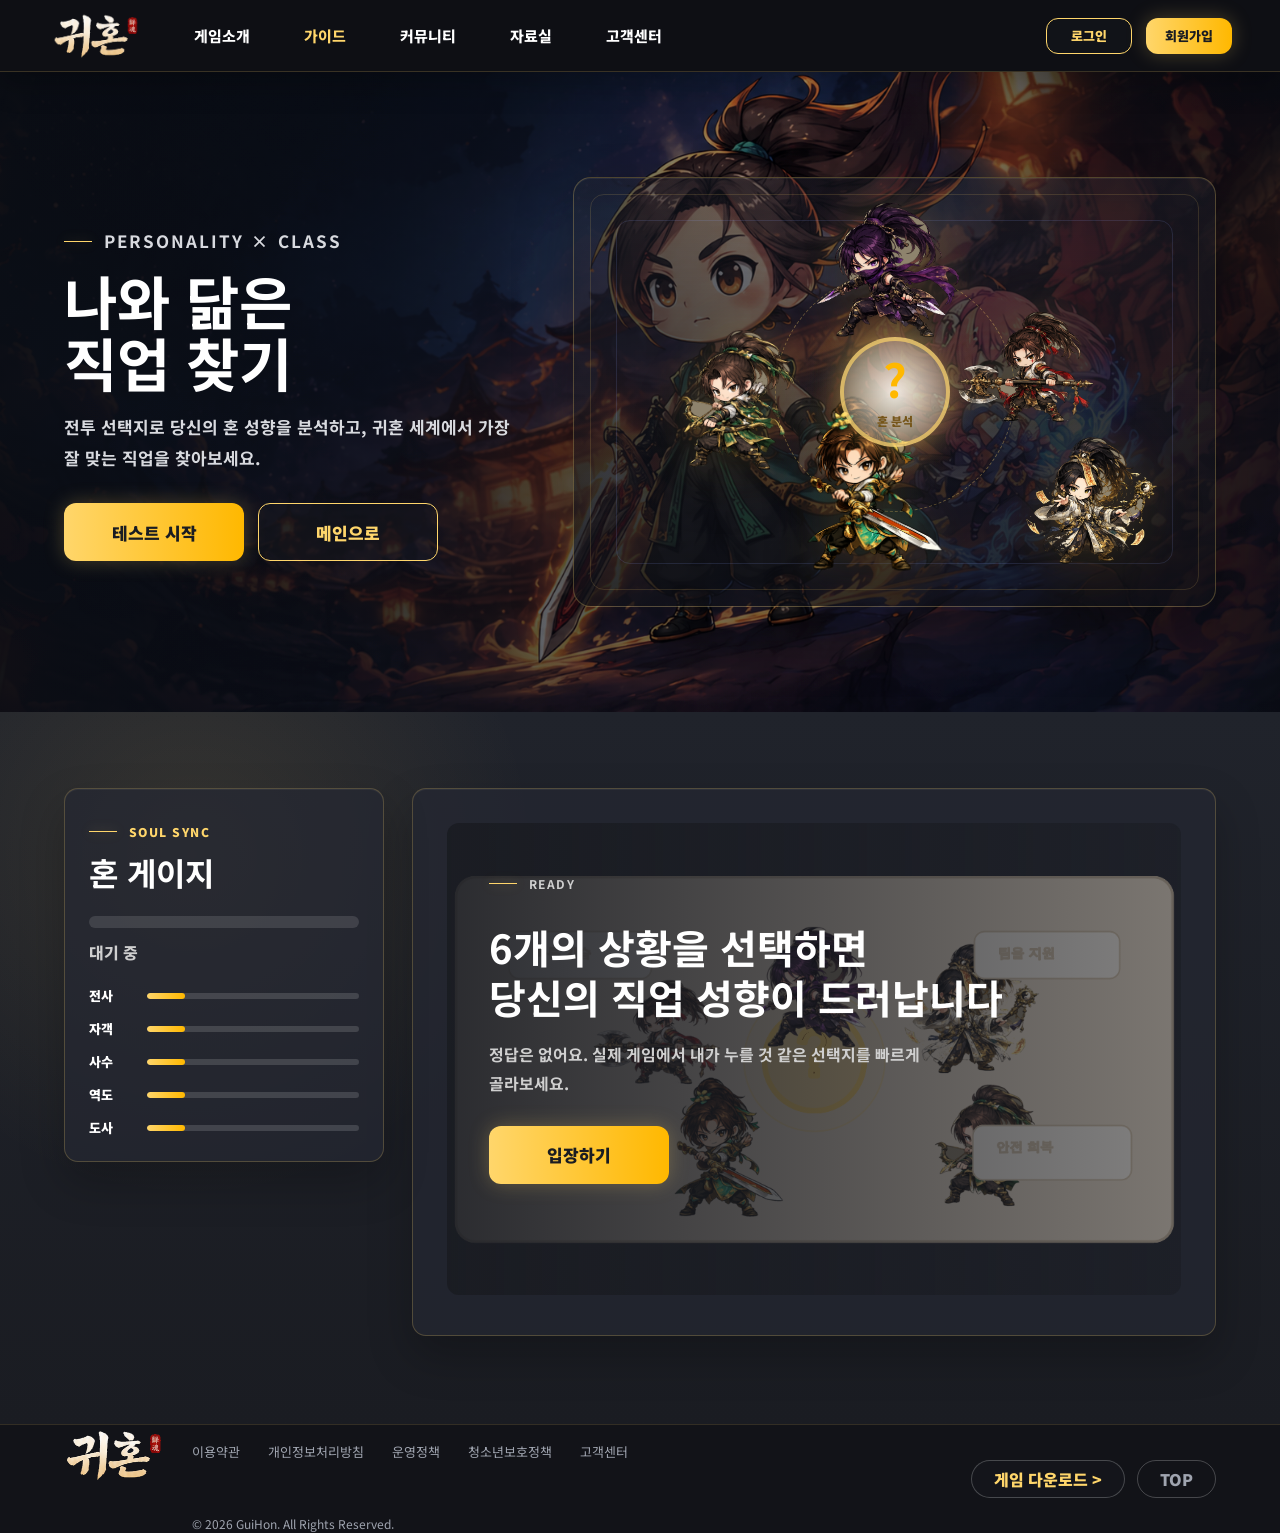
<file: test.html>
<!DOCTYPE html>
<html lang="ko">
<head>
  <meta charset="UTF-8" />
  <meta name="viewport" content="width=device-width, initial-scale=1.0" />
  <title>나와 닮은 직업 찾기 | 귀혼</title>
  <link rel="preconnect" href="https://fonts.googleapis.com" />
  <link rel="preconnect" href="https://fonts.gstatic.com" crossorigin />
  <link href="https://fonts.googleapis.com/css2?family=Noto+Sans+KR:wght@400;500;700;900&display=swap" rel="stylesheet" />
  <link rel="stylesheet" href="style.css" />
  <link rel="stylesheet" href="test.css" />
</head>
<body id="top" class="test-page">
  <header class="site-header">
    <a class="brand" href="index.html" aria-label="귀혼 홈">
      <img src="images/redesign_img/hero-title-logo.png" alt="귀혼" />
    </a>
    <nav class="main-nav" aria-label="주요 메뉴">
      <a href="game.html">게임소개</a>
      <a class="active" href="guide.html">가이드</a>
      <a href="community.html">커뮤니티</a>
      <a href="archive.html">자료실</a>
      <a href="news.html">고객센터</a>
    </nav>
    <div class="header-actions">
      <a class="button-secondary button-small" href="account.html#login">로그인</a>
      <a class="button-primary button-small" href="account.html#signup">회원가입</a>
    </div>
  </header>

  <main class="test-shell">
    <section class="test-hero" aria-labelledby="test-title">
      <div class="test-hero-bg" aria-hidden="true"></div>
      <div class="content-wrap test-hero-inner">
        <div class="test-hero-copy">
          <p class="test-eyebrow">PERSONALITY × CLASS</p>
          <h1 id="test-title">나와 닮은<br>직업 찾기</h1>
          <p>전투 선택지로 당신의 혼 성향을 분석하고, 귀혼 세계에서 가장 잘 맞는 직업을 찾아보세요.</p>
          <div class="test-hero-actions">
            <button class="button-primary button-large" type="button" data-start-test>테스트 시작</button>
            <a class="button-secondary button-large" href="index.html">메인으로</a>
          </div>
        </div>

        <div class="test-party-card" aria-label="테스트 참여 직업">
          <span class="party-orbit" aria-hidden="true"></span>
          <img class="party-character party-assassin" src="images/redesign_img/character-assassin-purple.png" alt="자객" />
          <img class="party-character party-archer" src="images/redesign_img/character-ranger-bow.png" alt="사수" />
          <img class="party-character party-warrior" src="images/redesign_img/character-warrior-sword.png" alt="전사" />
          <img class="party-character party-fighter" src="images/redesign_img/character-fighter-axe.png" alt="역도" />
          <img class="party-character party-daoist" src="images/redesign_img/character-ascetic-white.png" alt="도사" />
          <div class="party-core">
            <strong>?</strong>
            <span>혼 분석</span>
          </div>
        </div>
      </div>
    </section>

    <section class="quiz-section" aria-labelledby="quiz-title">
      <div class="content-wrap quiz-wrap">
        <aside class="quiz-status" aria-label="테스트 진행 상태">
          <div>
            <p class="test-eyebrow">SOUL SYNC</p>
            <h2>혼 게이지</h2>
          </div>
          <div class="soul-meter" aria-hidden="true">
            <span class="soul-meter-fill"></span>
          </div>
          <p class="quiz-step-text">대기 중</p>
          <div class="job-score-list" aria-label="직업 적합도">
            <div><span>전사</span><i style="--score: 20%"></i></div>
            <div><span>자객</span><i style="--score: 20%"></i></div>
            <div><span>사수</span><i style="--score: 20%"></i></div>
            <div><span>역도</span><i style="--score: 20%"></i></div>
            <div><span>도사</span><i style="--score: 20%"></i></div>
          </div>
        </aside>

        <article class="quiz-panel">
          <div class="quiz-start is-active" data-screen="start">
            <p class="test-eyebrow">READY</p>
            <h2>6개의 상황을 선택하면<br>당신의 직업 성향이 드러납니다</h2>
            <p>정답은 없어요. 실제 게임에서 내가 누를 것 같은 선택지를 빠르게 골라보세요.</p>
            <button class="button-primary button-large" type="button" data-start-test>입장하기</button>
          </div>

          <div class="quiz-question" data-screen="question" aria-live="polite">
            <div class="question-topline">
              <span class="question-count">Q1 / 6</span>
              <span class="question-type">전투 성향</span>
            </div>
            <h2 id="quiz-title" class="question-title">질문이 표시됩니다</h2>
            <p class="question-desc">선택지를 골라주세요.</p>
            <div class="choice-grid" role="list"></div>
            <div class="quiz-controls">
              <button class="button-secondary" type="button" data-prev-question>이전</button>
            </div>
          </div>

          <div class="quiz-result" data-screen="result" aria-live="polite">
            <div class="result-kicker">RESULT</div>
            <div class="result-layout">
              <div class="result-copy">
                <span class="result-type">SOUL TYPE</span>
                <h2 class="result-title">전사형 플레이어</h2>
                <p class="result-summary">결과 설명이 표시됩니다.</p>
                <div class="result-tags"></div>
                <dl class="result-meta">
                  <div>
                    <dt>혼 적합도</dt>
                    <dd class="result-match">92%</dd>
                  </div>
                  <div>
                    <dt>추천 포지션</dt>
                    <dd class="result-position">선봉</dd>
                  </div>
                </dl>
                <div class="result-actions">
                  <button class="button-primary" type="button" data-restart-test>다시 하기</button>
                  <a class="button-secondary" href="game.html#classes">직업 보기</a>
                </div>
              </div>
              <figure class="result-visual">
                <span class="result-glow" aria-hidden="true"></span>
                <img class="result-character" src="images/redesign_img/character-warrior-sword.png" alt="" />
              </figure>
            </div>
          </div>
        </article>
      </div>
    </section>
  </main>

  <footer class="site-footer">
    <div class="content-wrap footer-wrap">
      <img src="images/redesign_img/hero-title-logo.png" alt="귀혼" />
      <nav>
        <a href="policy.html#terms">이용약관</a>
        <a href="policy.html#privacy">개인정보처리방침</a>
        <a href="policy.html#operation">운영정책</a>
        <a href="policy.html#youth">청소년보호정책</a>
        <a href="news.html">고객센터</a>
      </nav>
      <span>© 2026 GuiHon. All Rights Reserved.</span>
      <div class="footer-actions">
        <a class="button-secondary" href="archive.html#client-download">게임 다운로드 &gt;</a>
        <a href="#top">TOP</a>
      </div>
    </div>
  </footer>

  <script src="test.js"></script>
</body>
</html>
</file>
<file: style.css>
:root {
  --bg: #1A1C22;
  --bg-2: #20232B;
  --panel: #242833;
  --gold: #FFD66B;
  --gold-2: #FFB800;
  --blue: #8FA3FF;
  --text: #FFFFFF;
  --body: #CFCFCF;
  --muted: #9AA0A6;
  --paper: #F6F1E8;
  --paper-2: #EAE1D3;
  --ink: #17191F;
  --line: rgba(255, 214, 107, 0.24);
  --shadow: 0 18px 45px rgba(0, 0, 0, 0.28);
  --glow: 0 0 20px rgba(255, 214, 107, 0.4);
  --font: "Noto Sans KR", "Pretendard", "SUIT", sans-serif;
}

*,
*::before,
*::after {
  box-sizing: border-box;
}

html {
  scroll-behavior: smooth;
  background: #1A1C22;
}

body {
  min-width: 1180px;
  margin: 0;
  color: var(--body);
  font-family: var(--font);
  background: linear-gradient(180deg, var(--bg) 0%, var(--bg-2) 100%);
}

img {
  display: block;
  max-width: 100%;
}

button,
a {
  color: inherit;
  font: inherit;
}

button {
  cursor: pointer;
}

a {
  text-decoration: none;
}

h1,
h2,
h3,
p {
  margin-top: 0;
}

h2 {
  margin-bottom: 0;
  color: inherit;
  font-size: 32px;
  line-height: 1.25;
  letter-spacing: 0;
}

h3 {
  margin-bottom: 8px;
  color: inherit;
  font-size: 20px;
  line-height: 1.35;
  letter-spacing: 0;
}

.content-wrap {
  max-width: 1200px;
  margin: 0 auto;
  padding: 0 24px;
}

.home-page .content-wrap,
.home-page .hero-inner {
  max-width: 1600px;
}

.site-header {
  position: sticky;
  top: 0;
  z-index: 50;
  display: flex;
  align-items: center;
  min-height: 72px;
  padding: 0 48px;
  background: rgba(14, 15, 20, 0.96);
  border-bottom: 1px solid rgba(255, 214, 107, 0.18);
  box-shadow: 0 12px 30px rgba(0, 0, 0, 0.22);
}

.brand {
  display: flex;
  align-items: center;
  width: 118px;
  flex: 0 0 auto;
}

.brand img {
  width: 96px;
  height: 48px;
  object-fit: contain;
  filter: none;
}

.main-nav {
  display: flex;
  align-items: center;
  gap: 54px;
  flex: 1;
  margin-left: 28px;
}

.main-nav a {
  color: #FFFFFF;
  font-size: 15px;
  font-weight: 800;
  white-space: nowrap;
  transition: color 0.3s ease;
}

.main-nav a:hover,
.main-nav a.active {
  color: var(--gold);
}

.header-actions {
  display: flex;
  align-items: center;
  gap: 14px;
}

/* 햄버거 + 드로어 — 데스크탑에서 숨김 */
.menu-toggle {
  display: none;
}

.mobile-drawer {
  display: none;
}

.button-primary,
.button-secondary,
.button-paper {
  display: inline-flex;
  align-items: center;
  justify-content: center;
  min-height: 44px;
  padding: 0 24px;
  border-radius: 12px;
  font-weight: 900;
  transition: all 0.3s ease;
}

.button-primary {
  color: #1A1C22;
  border: 0;
  background: linear-gradient(90deg, var(--gold), var(--gold-2));
  box-shadow: 0 0 20px rgba(255, 214, 107, 0.25);
}

.button-secondary {
  color: var(--gold);
  border: 1px solid var(--gold);
  background: rgba(26, 28, 34, 0.32);
}

.button-paper {
  color: #8C5E16;
  border: 1px solid rgba(180, 120, 34, 0.42);
  background: rgba(255, 251, 244, 0.6);
}

.button-small {
  min-width: 86px;
  min-height: 36px;
  padding: 0 18px;
  font-size: 13px;
}

.button-large {
  min-width: 180px;
  min-height: 58px;
  font-size: 17px;
}

.button-primary:hover,
.button-secondary:hover,
.button-paper:hover {
  filter: brightness(1.06);
  box-shadow: var(--glow);
  transform: translateY(-2px);
}

.button-primary:active,
.button-secondary:active,
.button-paper:active {
  transform: scale(0.97);
}

.download-unavailable {
  cursor: default;
  opacity: 0.78;
  box-shadow: none;
}

.download-unavailable:hover {
  filter: none;
  transform: none;
}

.hero-section {
  position: relative;
  isolation: isolate;
  /* 16:9 영상에 맞춰 너비 기준으로 높이 확보, 최소 620px ~ 최대 900px */
  min-height: clamp(620px, 56.25vw, 900px);
  overflow: hidden;
  color: var(--text);
  background: #10131A;
}

.hero-section::before {
  content: "";
  position: absolute;
  inset: 0;
  z-index: 2;
  background:
    linear-gradient(90deg, rgba(10, 12, 18, 0.68) 0%, rgba(10, 12, 18, 0.18) 48%, rgba(10, 12, 18, 0.58) 100%),
    linear-gradient(180deg, rgba(26, 28, 34, 0) 78%, rgba(26, 28, 34, 0.72) 100%);
  pointer-events: none;
}

.hero-video {
  position: absolute;
  inset: 0;
  width: 100%;
  height: 100%;
  object-fit: cover;
  object-position: center top;
  pointer-events: none;
  user-select: none;
  z-index: 0;
}

.hero-inner {
  position: relative;
  z-index: 4;
  display: grid;
  grid-template-columns: 1fr 300px;
  gap: 42px;
  max-width: 1200px;
  min-height: clamp(620px, 56.25vw, 900px);
  margin: 0 auto;
  padding: 78px 24px 60px;
  align-items: center;
}

.hero-copy {
  width: 430px;
  margin-left: 46px;
}

.hero-eyebrow,
.eyebrow {
  color: var(--gold);
  font-size: 14px;
  font-weight: 900;
  letter-spacing: 0;
}

.hero-logo-title {
  margin: 14px 0 22px;
}

.hero-logo-title img {
  width: 286px;
  height: auto;
  filter: drop-shadow(0 8px 28px rgba(0, 0, 0, 0.55));
}

.hero-desc {
  margin-bottom: 32px;
  color: #FFFFFF;
  font-size: 18px;
  font-weight: 700;
  line-height: 1.75;
}

.hero-buttons {
  display: flex;
  gap: 14px;
  margin-bottom: 18px;
}

.download-link {
  display: inline-block;
  color: var(--gold);
  font-size: 14px;
  font-weight: 900;
}

.hero-status {
  display: grid;
  gap: 24px;
  align-self: center;
  padding: 0;
}

.notice-card,
.server-card {
  background: rgba(20, 21, 27, 0.78);
  border: 1px solid rgba(255, 214, 107, 0.28);
  border-radius: 12px;
  box-shadow: var(--shadow);
  backdrop-filter: blur(10px);
}

.notice-card {
  padding: 20px 22px;
}

.server-card {
  padding: 18px 22px 20px;
}

.panel-head {
  display: flex;
  align-items: center;
  justify-content: space-between;
  margin-bottom: 14px;
}

.panel-head h2,
.server-card h2 {
  color: #FFFFFF;
  font-size: 16px;
}

.panel-head a {
  color: var(--gold);
  font-size: 22px;
  font-weight: 900;
  line-height: 1;
  transition: transform 0.3s ease, color 0.3s ease;
}

.panel-head a:hover {
  color: #FFFFFF;
  transform: rotate(90deg);
}

.notice-card ul {
  display: grid;
  gap: 10px;
  padding: 0;
  margin: 0;
  color: #D8D8D8;
  font-size: 13px;
  list-style: none;
}

.notice-card li span {
  display: inline-block;
  width: 48px;
  color: #BFC2CA;
}

.server-card p {
  display: flex;
  align-items: center;
  gap: 10px;
  margin: 16px 0 18px;
  color: #6CE7A8;
  font-size: 14px;
  font-weight: 900;
}

.server-card .button-secondary {
  min-height: 42px;
  color: #FFE9A0;
  border-color: rgba(255, 214, 107, 0.5);
  background: rgba(255, 255, 255, 0.035);
  box-shadow: none;
}

.live-dot {
  width: 10px;
  height: 10px;
  border-radius: 50%;
  background: #6CE7A8;
  box-shadow: 0 0 14px rgba(108, 231, 168, 0.75);
}

.bestiary-strip,
.recommend-section {
  color: var(--ink);
  background:
    radial-gradient(circle at 12% 12%, rgba(255, 255, 255, 0.72), transparent 28%),
    linear-gradient(180deg, #FFF9EF 0%, #EEE4D6 100%);
}

.bestiary-strip {
  padding: 44px 0 48px;
}

.section-head {
  display: flex;
  align-items: center;
  justify-content: space-between;
  gap: 24px;
  margin-bottom: 26px;
}

.heading-row {
  display: flex;
  align-items: flex-end;
  gap: 34px;
}

.heading-row p,
.section-head p {
  margin-bottom: 0;
  color: #756B5E;
  font-size: 14px;
}

.heading-row strong {
  color: var(--ink);
}

.bestiary-stage {
  display: grid;
  gap: 22px;
  transition: all 0.3s ease;
}

.bestiary-nav,
.bestiary-dots {
  display: none;
}

.bestiary-grid {
  display: grid;
  grid-template-columns: repeat(5, minmax(0, 1fr));
  gap: 18px;
}

.yokai-card {
  position: relative;
  display: block;
  width: 100%;
  min-height: 238px;
  padding: 12px;
  text-align: left;
  background: rgba(255, 250, 241, 0.84);
  border: 1px solid rgba(145, 102, 45, 0.28);
  border-radius: 8px;
  box-shadow: 0 10px 26px rgba(74, 48, 18, 0.08);
  transition: all 0.3s ease;
}

.yokai-card:hover,
.yokai-card:focus-visible {
  transform: translateY(-6px);
  outline: 0;
  border-color: rgba(255, 184, 0, 0.72);
  box-shadow: 0 18px 32px rgba(74, 48, 18, 0.16);
}

.yokai-card.yokai-selected {
  border-color: var(--gold-2);
  box-shadow: 0 0 20px rgba(255, 214, 107, 0.34), 0 18px 36px rgba(74, 48, 18, 0.15);
}

.rarity {
  display: inline-flex;
  align-items: center;
  min-height: 24px;
  padding: 0 9px;
  color: #FFFFFF;
  border-radius: 4px;
  font-size: 11px;
  font-weight: 900;
}

.rarity-common .rarity { background: #9A9A9A; }
.rarity-rare .rarity { background: #3E72E9; }
.rarity-epic .rarity { background: #884FEA; }
.rarity-legendary .rarity { background: #F0A31A; }
.rarity-common-tag { background: #9A9A9A; }
.rarity-rare-tag { background: #3E72E9; }
.rarity-epic-tag { background: #884FEA; }
.rarity-legendary-tag { background: #F0A31A; }

.yokai-art-frame {
  display: flex;
  align-items: center;
  justify-content: center;
  height: 154px;
  margin: 6px 0 10px;
  overflow: hidden;
}

.yokai-art-frame img {
  width: 100%;
  height: 100%;
  object-fit: contain;
  object-position: center center;
  filter: drop-shadow(0 8px 18px rgba(74, 48, 18, 0.18));
}

.bestiary-strip.is-expanded .bestiary-stage {
  grid-template-columns: 216px minmax(0, 1fr);
  align-items: start;
}

.bestiary-strip.is-expanded .bestiary-grid {
  grid-template-columns: 1fr;
}

.bestiary-strip.is-expanded .yokai-card:not(.yokai-selected) {
  display: none;
}

.bestiary-strip.is-expanded .yokai-card {
  min-height: 238px;
  animation: yokai-card-focus 0.45s ease both;
}

.bestiary-strip.is-expanded .yokai-art-frame {
  height: 154px;
}

.yokai-detail-panel {
  position: relative;
  display: none;
  min-height: 238px;
  padding: 20px 24px;
  color: var(--ink);
  border: 1px solid rgba(145, 102, 45, 0.28);
  border-radius: 14px;
  background:
    linear-gradient(135deg, rgba(255, 251, 244, 0.92), rgba(240, 225, 199, 0.86)),
    radial-gradient(circle at 85% 10%, rgba(255, 214, 107, 0.2), transparent 34%);
  box-shadow: 0 18px 38px rgba(74, 48, 18, 0.14);
}

.bestiary-strip.is-expanded .yokai-detail-panel {
  display: block;
  animation: yokai-detail-in 0.42s ease both;
}

.detail-close {
  position: absolute;
  top: 14px;
  right: 14px;
  display: inline-flex;
  align-items: center;
  justify-content: center;
  width: 34px;
  height: 34px;
  color: #8C5E16;
  border: 1px solid rgba(180, 120, 34, 0.32);
  border-radius: 50%;
  background: rgba(255, 251, 244, 0.62);
  font-size: 24px;
  line-height: 1;
  transition: all 0.3s ease;
}

.detail-close:hover {
  color: #1A1C22;
  background: var(--gold);
  box-shadow: 0 0 16px rgba(255, 214, 107, 0.38);
}

.detail-kicker {
  display: flex;
  align-items: center;
  gap: 12px;
  margin-bottom: 8px;
}

.detail-score {
  color: #A26C1C;
  font-size: 13px;
  font-weight: 900;
}

.detail-name {
  margin-bottom: 8px;
  color: #17191F;
  font-size: 24px;
}

.detail-desc {
  max-width: 720px;
  margin-bottom: 14px;
  color: #5D5346;
  font-size: 14px;
  font-weight: 700;
  line-height: 1.75;
}

.yokai-info-grid {
  display: grid;
  grid-template-columns: repeat(4, minmax(0, 1fr));
  gap: 10px;
  margin: 0;
}

.yokai-info-grid div {
  min-height: 78px;
  padding: 12px;
  border: 1px solid rgba(145, 102, 45, 0.2);
  border-radius: 10px;
  background: rgba(255, 250, 241, 0.68);
}

.yokai-info-grid dt {
  margin-bottom: 6px;
  color: #8C5E16;
  font-size: 13px;
  font-weight: 900;
}

.yokai-info-grid dd {
  margin: 0;
  color: #302A22;
  font-size: 12px;
  font-weight: 800;
  line-height: 1.55;
}

.detail-difficulty {
  display: grid;
  grid-template-columns: 1fr auto;
  gap: 12px;
  align-items: center;
}

.difficulty-meter {
  display: block;
  height: 8px;
  overflow: hidden;
  border-radius: 999px;
  background: rgba(126, 92, 48, 0.18);
}

.difficulty-meter i {
  display: block;
  height: 100%;
  border-radius: inherit;
  background: linear-gradient(90deg, var(--gold), var(--gold-2));
  box-shadow: 0 0 14px rgba(255, 184, 0, 0.36);
}

@keyframes yokai-card-focus {
  0% {
    opacity: 0.4;
    transform: translateY(14px) scale(0.96);
  }
  100% {
    opacity: 1;
    transform: translateY(0) scale(1);
  }
}

@keyframes yokai-detail-in {
  0% {
    opacity: 0;
    transform: translateX(24px);
  }
  100% {
    opacity: 1;
    transform: translateX(0);
  }
}

.card-row {
  display: flex;
  align-items: center;
  justify-content: space-between;
  gap: 10px;
  min-height: 32px;
  padding: 0 4px;
  color: var(--ink);
  font-size: 14px;
  font-weight: 900;
}

.card-row span {
  color: #B47C22;
  font-size: 13px;
}

.character-section {
  --job-color: #C8861A;
  --job-color-rgb: 200, 134, 26;
  position: relative;
  padding: 0;
  color: #FFFFFF;
  overflow: hidden;
  background:
    radial-gradient(circle at 68% 55%, rgba(var(--job-color-rgb), 0.18), transparent 34%),
    linear-gradient(180deg, #111319 0%, #1A1C22 100%);
  box-shadow: inset 0 46px 54px rgba(0, 0, 0, 0.36), inset 0 -54px 60px rgba(0, 0, 0, 0.46);
}

.character-section::before {
  content: "";
  position: absolute;
  inset: 0;
  z-index: 1;
  background:
    linear-gradient(90deg, rgba(17, 19, 25, 0.96) 0%, rgba(17, 19, 25, 0.78) 27%, rgba(17, 19, 25, 0.36) 48%, rgba(17, 19, 25, 0.2) 72%, rgba(17, 19, 25, 0.88) 100%),
    linear-gradient(180deg, rgba(17, 19, 25, 0.66) 0%, transparent 20%, transparent 78%, rgba(17, 19, 25, 0.78) 100%);
  pointer-events: none;
}

.character-section::after {
  content: "";
  position: absolute;
  inset: 0;
  z-index: 3;
  pointer-events: none;
  opacity: 0;
  background: linear-gradient(105deg, transparent 24%, rgba(var(--job-color-rgb), 0.26) 45%, rgba(var(--job-color-rgb), 0.14) 52%, transparent 70%);
  transform: translateX(-120%);
}

.character-section.is-sliding::after {
  animation: class-light-sweep 0.62s ease both;
}

.class-scene {
  position: absolute;
  inset: 0;
  z-index: 0;
  overflow: hidden;
  pointer-events: none;
}

.class-scene::before,
.class-scene::after {
  content: "";
  position: absolute;
  inset: 0;
  z-index: 2;
  pointer-events: none;
}

.class-scene::before {
  background:
    linear-gradient(90deg, #111319 0%, rgba(17, 19, 25, 0.82) 14%, transparent 34%, transparent 72%, rgba(17, 19, 25, 0.72) 88%, #111319 100%),
    linear-gradient(180deg, #111319 0%, transparent 16%, transparent 82%, #111319 100%);
}

.class-scene::after {
  background:
    linear-gradient(100deg, transparent 34%, rgba(var(--job-color-rgb), 0.12) 52%, transparent 70%),
    linear-gradient(180deg, transparent 0%, rgba(var(--job-color-rgb), 0.1) 58%, transparent 88%);
  mix-blend-mode: screen;
}

.class-scene-img {
  position: absolute;
  inset: -22px;
  width: calc(100% + 44px);
  height: calc(100% + 44px);
  object-fit: cover;
  object-position: center;
  transform: scale(1.08);
  opacity: 0.36;
  filter: blur(4px) saturate(0.92) contrast(1.02);
  will-change: transform, opacity, filter;
}

.class-scene-next:not([src]) {
  display: none;
}

.class-scene-next {
  opacity: 0;
}

.character-section.is-sliding.slide-next .class-scene-current {
  animation: class-scene-exit-next 0.74s cubic-bezier(0.2, 0.8, 0.2, 1) both;
}

.character-section.is-sliding.slide-next .class-scene-next {
  animation: class-scene-enter-next 0.74s cubic-bezier(0.2, 0.8, 0.2, 1) both;
}

.character-section.is-sliding.slide-prev .class-scene-current {
  animation: class-scene-exit-prev 0.74s cubic-bezier(0.2, 0.8, 0.2, 1) both;
}

.character-section.is-sliding.slide-prev .class-scene-next {
  animation: class-scene-enter-prev 0.74s cubic-bezier(0.2, 0.8, 0.2, 1) both;
}

.class-character-stage {
  position: relative;
  grid-column: 2;
  grid-row: 1 / span 2;
  z-index: 1;
  min-height: 560px;
  pointer-events: none;
}

.class-character-stage::before {
  content: "";
  position: absolute;
  left: 56%;
  bottom: 86px;
  width: 640px;
  height: 330px;
  background:
    radial-gradient(ellipse at 50% 76%, rgba(var(--job-color-rgb), 0.24), rgba(var(--job-color-rgb), 0.08) 34%, transparent 66%),
    linear-gradient(90deg, transparent 0%, rgba(var(--job-color-rgb), 0.08) 42%, rgba(var(--job-color-rgb), 0.14) 54%, transparent 100%);
  transform: translateX(-50%) skewX(-8deg);
  filter: blur(18px);
  opacity: 0.34;
}

.class-character-stage::after {
  content: "";
  position: absolute;
  left: 56%;
  bottom: 20px;
  width: 520px;
  height: 96px;
  background:
    radial-gradient(ellipse at 50% 58%, rgba(var(--job-color-rgb), 0.22), rgba(0, 0, 0, 0.34) 46%, transparent 74%),
    linear-gradient(90deg, transparent 0%, rgba(var(--job-color-rgb), 0.18) 42%, rgba(var(--job-color-rgb), 0.28) 52%, transparent 100%);
  transform: translateX(-50%) rotateX(68deg);
  filter: blur(11px);
  opacity: 0.68;
  animation: floor-shadow-wave 3s ease-in-out infinite;
}

.class-ground-glow {
  position: absolute;
  left: 56%;
  bottom: 6px;
  z-index: 1;
  width: 390px;
  height: 154px;
  border-radius: 50%;
  background:
    radial-gradient(ellipse at 50% 50%, rgba(255, 241, 176, 0.64), rgba(var(--job-color-rgb), 0.42) 27%, rgba(var(--job-color-rgb), 0.18) 49%, transparent 72%),
    conic-gradient(from 20deg, transparent, rgba(var(--job-color-rgb), 0.2), transparent 28%, rgba(255, 214, 107, 0.16), transparent 68%);
  transform: translateX(-50%) rotateX(66deg) scale(1);
  transform-origin: center center;
  filter: blur(5px);
  opacity: 0.9;
  animation: floor-glow-wave 2.35s ease-in-out infinite;
}

.class-ground-glow::before,
.class-ground-glow::after {
  content: "";
  position: absolute;
  inset: -18px;
  border-radius: 50%;
  pointer-events: none;
}

.class-ground-glow::before {
  background:
    repeating-radial-gradient(ellipse at 50% 50%, rgba(255, 241, 176, 0.18) 0 2px, transparent 4px 24px, rgba(var(--job-color-rgb), 0.2) 28px 31px, transparent 35px 58px);
  opacity: 0.52;
  filter: blur(1px);
  animation: floor-ring-ripple 3.2s ease-in-out infinite;
}

.class-ground-glow::after {
  inset: 10px 18px;
  background:
    radial-gradient(ellipse at 24% 50%, rgba(255, 241, 176, 0.42), transparent 38%),
    radial-gradient(ellipse at 72% 48%, rgba(var(--job-color-rgb), 0.42), transparent 44%);
  opacity: 0.62;
  filter: blur(9px);
  animation: floor-light-drift 2.6s ease-in-out infinite;
}

.class-flame-bed {
  display: none;
}

.class-flame-bed::before {
  content: "";
  position: absolute;
  left: 50%;
  bottom: 0;
  width: 470px;
  height: 58px;
  border-radius: 50%;
  background:
    radial-gradient(ellipse at 50% 60%, rgba(255, 229, 135, 0.48), rgba(var(--job-color-rgb), 0.28) 42%, transparent 72%),
    repeating-linear-gradient(88deg, transparent 0 32px, rgba(var(--job-color-rgb), 0.16) 34px 42px, transparent 46px 74px);
  transform: translateX(-50%);
  filter: blur(10px);
  opacity: 0.84;
  animation: flame-glow 1.9s ease-in-out infinite, flame-bed-ripple 3.1s linear infinite;
}

.class-flame-bed::after {
  content: "";
  position: absolute;
  left: 50%;
  bottom: 7px;
  width: 420px;
  height: 42px;
  border-radius: 50%;
  background:
    repeating-radial-gradient(ellipse at 50% 100%, rgba(255, 238, 176, 0.32) 0 6px, rgba(var(--job-color-rgb), 0.18) 8px 13px, transparent 15px 24px);
  transform: translateX(-50%) scaleX(0.92);
  filter: blur(5px);
  opacity: 0.66;
  animation: floor-fire-tide 2.4s ease-in-out infinite;
}

.class-flame-bed i {
  position: absolute;
  bottom: 8px;
  width: 148px;
  height: 58px;
  border-radius: 54% 46% 48% 52%;
  background:
    radial-gradient(circle at 50% 86%, rgba(255, 241, 176, 0.72), transparent 24%),
    radial-gradient(circle at 48% 68%, rgba(255, 184, 0, 0.5), transparent 48%),
    radial-gradient(circle at 50% 46%, rgba(var(--job-color-rgb), 0.48), transparent 68%);
  clip-path: polygon(4% 100%, 14% 55%, 28% 86%, 39% 28%, 52% 82%, 64% 18%, 78% 80%, 91% 46%, 100% 100%);
  filter: blur(1.4px);
  opacity: 0.58;
  transform-origin: center bottom;
  animation: flame-flicker 1.55s ease-in-out infinite;
}

.class-flame-bed i:nth-child(1) {
  left: 76px;
  width: 132px;
  height: 50px;
  animation-delay: -0.25s;
}

.class-flame-bed i:nth-child(2) {
  left: 176px;
  height: 66px;
  opacity: 0.7;
  animation-duration: 1.25s;
}

.class-flame-bed i:nth-child(3) {
  right: 76px;
  width: 138px;
  height: 52px;
  animation-delay: -0.55s;
  animation-duration: 1.75s;
}

.class-ring {
  position: absolute;
  left: 50%;
  bottom: 20px;
  width: 210px;
  height: 210px;
  margin-left: -105px;
  border-radius: 50%;
  border: 1.5px solid var(--job-color);
  opacity: 0.28;
  animation: ring-rotate 12s linear infinite;
  pointer-events: none;
  z-index: 1;
}

.class-ring::before {
  content: "";
  position: absolute;
  inset: 18px;
  border-radius: 50%;
  border: 1px dashed rgba(var(--job-color-rgb), 0.4);
  animation: ring-rotate 7s linear infinite reverse;
}

@keyframes ring-rotate {
  from { transform: rotate(0deg); }
  to   { transform: rotate(360deg); }
}

.class-ground-glow.is-landing {
  animation: glow-flare 0.42s cubic-bezier(0.25, 0.46, 0.45, 0.94) both;
}

.class-ring.is-landing {
  animation: ring-rotate 12s linear infinite, ring-impact 0.38s ease both;
}

/* section-impact 제거됨 */

@keyframes glow-flare {
  0%   { transform: translateX(-50%) rotateX(66deg) scale(1); opacity: 0.86; filter: blur(5px); }
  42%  { transform: translateX(-50%) rotateX(66deg) scale(1.34); opacity: 1; filter: blur(3px); }
  100% { transform: translateX(-50%) rotateX(66deg) scale(1); opacity: 0.86; filter: blur(5px); }
}

@keyframes ring-impact {
  0%   { opacity: 0.28; }
  40%  { opacity: 0.7; transform: scale(1.14); }
  100% { opacity: 0.28; transform: scale(1); }
}

@keyframes flame-flicker {
  0%, 100% {
    opacity: 0.46;
    transform: translateY(8px) translateX(-4px) scaleX(0.86) scaleY(0.48) rotate(-2deg);
  }
  38% {
    opacity: 0.78;
    transform: translateY(-2px) translateX(5px) scaleX(1.12) scaleY(0.76) rotate(3deg);
  }
  68% {
    opacity: 0.58;
    transform: translateY(3px) translateX(1px) scaleX(0.96) scaleY(0.62) rotate(-4deg);
  }
}

@keyframes flame-glow {
  0%, 100% {
    opacity: 0.68;
    transform: translateX(-50%) scaleX(0.9) scaleY(0.86);
  }
  50% {
    opacity: 1;
    transform: translateX(-50%) scaleX(1.1) scaleY(1.04);
  }
}

@keyframes floor-shadow-wave {
  0%, 100% {
    opacity: 0.58;
    transform: translateX(-50%) rotateX(68deg) scaleX(0.96);
  }
  50% {
    opacity: 0.76;
    transform: translateX(-50%) rotateX(68deg) scaleX(1.07);
  }
}

@keyframes floor-glow-wave {
  0%, 100% {
    opacity: 0.72;
    transform: translateX(-50%) rotateX(66deg) scale(0.94) translateY(2px);
  }
  45% {
    opacity: 0.98;
    transform: translateX(-50%) rotateX(66deg) scale(1.08) translateY(-2px);
  }
  72% {
    opacity: 0.86;
    transform: translateX(-50%) rotateX(66deg) scale(0.99) translateY(0);
  }
}

@keyframes floor-ring-ripple {
  0%, 100% {
    opacity: 0.28;
    transform: scale(0.92) rotate(0deg);
  }
  46% {
    opacity: 0.62;
    transform: scale(1.08) rotate(9deg);
  }
}

@keyframes floor-light-drift {
  0%, 100% {
    opacity: 0.38;
    transform: translateX(-16px) scaleX(0.92);
  }
  50% {
    opacity: 0.72;
    transform: translateX(15px) scaleX(1.08);
  }
}

@keyframes flame-bed-ripple {
  from {
    background-position: 0 0, 0 0;
  }
  to {
    background-position: 0 0, 106px 0;
  }
}

@keyframes floor-fire-tide {
  0%, 100% {
    opacity: 0.42;
    transform: translateX(-50%) scaleX(0.86) translateY(4px);
  }
  48% {
    opacity: 0.76;
    transform: translateX(-50%) scaleX(1.08) translateY(-2px);
  }
}

@keyframes section-impact {
  0%, 100% { transform: translateX(0); }
  25%       { transform: translateX(-2px); }
  75%       { transform: translateX(2px); }
}

.class-character-img {
  position: absolute;
  left: 56%;
  bottom: 42px;
  z-index: 2;
  width: 520px;
  height: 500px;
  object-fit: contain;
  object-position: center bottom;
  transform: translateX(-50%) scale(var(--character-scale, 1));
  transform-origin: center bottom;
  filter: drop-shadow(0 0 24px rgba(var(--job-color-rgb), 0.42)) drop-shadow(0 24px 34px rgba(0, 0, 0, 0.52));
  will-change: opacity, transform, filter;
}

.class-character-next:not([src]) {
  display: none;
}

.class-character-next {
  opacity: 0;
}

.character-section.is-sliding .class-character-current {
  animation: class-character-exit 0.46s ease both;
}

.character-section.is-sliding .class-character-next {
  animation: class-character-enter 0.72s cubic-bezier(0.18, 0.9, 0.16, 1) both;
}

.character-wrap {
  position: relative;
  z-index: 2;
  display: grid;
  grid-template-columns: 450px minmax(0, 1fr);
  grid-template-rows: 1fr auto;
  gap: 0 48px;
  align-items: stretch;
  min-height: 560px;
  padding: 0 42px;
  overflow: hidden;
}

.class-nav {
  display: none;
}

.character-picker {
  grid-column: 1 / -1;
  grid-row: 2;
  z-index: 3;
  display: flex;
  align-items: flex-end;
  justify-content: flex-start;
  gap: 12px;
  margin-bottom: 44px;
  padding-left: 0;
}

.job-card-grid {
  display: flex;
  gap: 10px;
  margin: 0;
  padding: 0;
}

.job-card {
  display: grid;
  justify-items: center;
  align-content: center;
  width: 64px;
  height: auto;
  padding: 6px 6px 5px;
  color: #FFFFFF;
  border: 1px solid rgba(143, 163, 255, 0.18);
  border-radius: 14px;
  background: linear-gradient(180deg, rgba(36, 40, 51, 0.54), rgba(15, 16, 22, 0.7));
  box-shadow: inset 0 1px 0 rgba(255, 255, 255, 0.05);
  filter: grayscale(65%) brightness(0.7);
  transition: all 0.3s ease;
}

.job-card:hover {
  transform: translateY(-4px);
  border-color: rgba(var(--job-color-rgb), 0.46);
  filter: grayscale(20%) brightness(0.9);
}

.job-card.character-selected {
  border-color: var(--job-color);
  background: linear-gradient(180deg, rgba(30, 28, 24, 0.9), rgba(15, 14, 12, 0.85));
  box-shadow: 0 0 22px rgba(var(--job-color-rgb), 0.42), inset 0 1px 0 rgba(255, 255, 255, 0.12);
  transform: translateY(-6px);
  filter: grayscale(0%) brightness(1);
}

.job-thumb {
  display: flex;
  align-items: center;
  justify-content: center;
  width: 52px;
  height: 52px;
  overflow: hidden;
  border: 1px solid rgba(255, 255, 255, 0.12);
  border-radius: 11px;
  background: radial-gradient(circle, rgba(var(--job-color-rgb), 0.12), rgba(15, 16, 22, 0.78));
  transition: all 0.3s ease;
}

.job-card:hover .job-thumb,
.job-card.character-selected .job-thumb {
  border-color: rgba(var(--job-color-rgb), 0.7);
  box-shadow: 0 0 12px rgba(var(--job-color-rgb), 0.28);
}

.job-thumb img {
  width: 94%;
  height: 96%;
  object-fit: contain;
  object-position: center bottom;
  filter: drop-shadow(0 0 16px rgba(var(--job-color-rgb), 0.36));
}

.job-card strong {
  display: none;
}

.job-card small {
  display: none;
}

.job-label {
  display: block;
  font-size: 10px;
  font-weight: 700;
  color: rgba(255, 255, 255, 0.42);
  text-align: center;
  margin-top: 3px;
  letter-spacing: 0.04em;
  transition: color 0.3s ease;
}

.job-card.character-selected .job-label {
  color: var(--job-color);
}

.class-detail {
  position: relative;
  grid-column: 1;
  grid-row: 1;
  z-index: 2;
  align-self: start;
  display: flex;
  flex-direction: column;
  align-items: flex-start;
  min-height: 0;
  width: 372px;
  padding: 42px 0 0;
  margin-left: 6px;
  border: 0;
  border-radius: 0;
  background: transparent;
  backdrop-filter: none;
  box-shadow: none;
}

.class-detail h2 {
  margin: 0 0 12px;
  color: #FFFFFF;
  font-size: 58px;
  line-height: 1.02;
  letter-spacing: 0;
}

.class-tagline {
  width: 330px;
  margin-bottom: 18px;
  color: var(--job-color);
  font-size: 18px;
  font-weight: 900;
  line-height: 1.5;
}

.class-tagline span {
  display: block;
}

.class-intro {
  width: 352px;
  margin: 0 0 20px;
  color: #D8DADF;
  font-size: 15px;
  font-weight: 700;
  line-height: 1.65;
}

.class-traits {
  display: flex;
  flex-wrap: wrap;
  gap: 8px;
  width: 352px;
}

.class-traits span {
  display: inline-flex;
  align-items: center;
  min-height: 30px;
  padding: 0 12px;
  color: var(--job-color);
  border: 1px solid rgba(var(--job-color-rgb), 0.28);
  border-radius: 999px;
  background: rgba(20, 21, 27, 0.58);
  font-size: 13px;
  font-weight: 900;
  box-shadow: inset 0 1px 0 rgba(255, 255, 255, 0.06);
}

.class-chart {
  position: relative;
  display: grid;
  grid-template-columns: 152px minmax(0, 1fr);
  gap: 18px;
  align-items: center;
  width: 372px;
  margin-top: 30px;
  margin-bottom: 24px;
  padding: 22px 18px;
  overflow: hidden;
  border: 1px solid rgba(var(--job-color-rgb), 0.24);
  border-radius: 14px;
  background:
    radial-gradient(circle at 18% 50%, rgba(var(--job-color-rgb), 0.13), transparent 54%),
    rgba(16, 18, 24, 0.58);
  box-shadow: 0 16px 28px rgba(0, 0, 0, 0.2), inset 0 1px 0 rgba(255, 255, 255, 0.06);
}

.class-chart::before {
  content: "";
  position: absolute;
  inset: -58% -42%;
  opacity: 0.14;
  background:
    conic-gradient(from 90deg, transparent, rgba(var(--job-color-rgb), 0.46), transparent 38%, transparent 100%),
    radial-gradient(circle, rgba(var(--job-color-rgb), 0.18), transparent 62%);
  animation: radar-aura-spin 10s linear infinite;
  pointer-events: none;
}

.class-chart::after {
  content: "";
  position: absolute;
  inset: 0;
  opacity: 0;
  background: linear-gradient(110deg, transparent 22%, rgba(255, 255, 255, 0.14) 46%, rgba(var(--job-color-rgb), 0.2) 54%, transparent 76%);
  transform: translateX(-130%);
  pointer-events: none;
}

.class-chart.is-charting::after {
  animation: radar-panel-sweep 0.78s ease both;
}

.radar-wrap {
  position: relative;
  z-index: 1;
  width: 152px;
  height: 152px;
}

.radar-chart {
  width: 100%;
  height: 100%;
  overflow: visible;
  animation: radar-breathe 3.4s ease-in-out infinite;
}

.radar-grid {
  fill: rgba(255, 255, 255, 0.025);
  stroke: rgba(255, 255, 255, 0.12);
  stroke-width: 1;
}

.radar-grid-outer {
  stroke: rgba(var(--job-color-rgb), 0.36);
}

.radar-grid-inner {
  opacity: 0.62;
}

.radar-axis {
  stroke: rgba(255, 255, 255, 0.1);
  stroke-width: 1;
}

.radar-fill {
  fill: rgba(var(--job-color-rgb), 0.32);
  transform-box: view-box;
  transform-origin: 80px 80px;
}

.radar-stroke {
  fill: none;
  stroke: var(--job-color);
  stroke-width: 2.4;
  stroke-linejoin: round;
  stroke-dasharray: 280;
  stroke-dashoffset: 0;
  filter: drop-shadow(0 0 8px rgba(var(--job-color-rgb), 0.42));
  transform-box: view-box;
  transform-origin: 80px 80px;
}

.radar-points circle {
  fill: #FFF0B5;
  stroke: var(--job-color);
  stroke-width: 1.8;
  filter: drop-shadow(0 0 6px rgba(var(--job-color-rgb), 0.5));
}

.class-chart.is-charting .radar-fill {
  animation: radar-fill-pop 0.64s cubic-bezier(0.18, 0.9, 0.16, 1) both;
}

.class-chart.is-charting .radar-stroke {
  animation: radar-line-draw 0.88s ease-out both;
}

.class-chart.is-charting .radar-points circle {
  animation: radar-point-pop 0.52s ease-out both;
}

.class-chart.is-charting .radar-points circle:nth-child(2) {
  animation-delay: 0.08s;
}

.class-chart.is-charting .radar-points circle:nth-child(3) {
  animation-delay: 0.16s;
}

.class-chart.is-charting .radar-points circle:nth-child(4) {
  animation-delay: 0.24s;
}

.radar-label {
  position: absolute;
  color: rgba(255, 255, 255, 0.76);
  font-size: 10px;
  font-weight: 900;
}

.radar-label-top {
  left: 50%;
  top: -3px;
  transform: translateX(-50%);
}

.radar-label-right {
  right: -2px;
  top: 50%;
  transform: translateY(-50%);
}

.radar-label-bottom {
  left: 50%;
  bottom: -4px;
  transform: translateX(-50%);
}

.radar-label-left {
  left: -2px;
  top: 50%;
  transform: translateY(-50%);
}

.chart-stat-list {
  position: relative;
  z-index: 1;
  display: grid;
  gap: 8px;
  margin: 0;
}

.chart-stat-list div {
  display: grid;
  grid-template-columns: 52px 1fr;
  align-items: baseline;
  gap: 8px;
  min-height: 24px;
}

.chart-stat-list dt {
  color: rgba(255, 255, 255, 0.62);
  font-size: 11px;
  font-weight: 900;
}

.chart-stat-list dd {
  margin: 0;
  color: var(--job-color);
  font-size: 17px;
  font-weight: 900;
}

.stat-row {
  display: grid;
  grid-template-columns: 72px 1fr 32px;
  gap: 12px;
  align-items: center;
  color: #FFFFFF;
  font-size: 13px;
  font-weight: 900;
}

.character-wrap.slide-next .job-card,
.character-wrap.slide-prev .job-card {
  animation: class-card-swipe 0.48s ease;
}

.character-wrap.slide-next .job-card:nth-child(2),
.character-wrap.slide-prev .job-card:nth-child(4) { animation-delay: 0.04s; }
.character-wrap.slide-next .job-card:nth-child(3),
.character-wrap.slide-prev .job-card:nth-child(3) { animation-delay: 0.08s; }
.character-wrap.slide-next .job-card:nth-child(4),
.character-wrap.slide-prev .job-card:nth-child(2) { animation-delay: 0.12s; }
.character-wrap.slide-next .job-card:nth-child(5),
.character-wrap.slide-prev .job-card:nth-child(1) { animation-delay: 0.16s; }

.class-detail.is-swapping {
  animation: class-detail-swap 0.5s ease both;
}

@keyframes class-card-swipe {
  0% {
    opacity: 0.72;
    transform: translateY(4px) scale(0.96);
    filter: brightness(0.82);
  }
  55% {
    opacity: 1;
    transform: translateY(-3px) scale(1.04);
    filter: brightness(1.12);
  }
  100% {
    opacity: 1;
    transform: translateY(0) scale(1);
    filter: brightness(1);
  }
}

.character-wrap.slide-prev .job-card {
  animation-name: class-card-swipe;
}

@keyframes class-detail-swap {
  0% {
    opacity: 0.55;
    transform: translateY(10px);
  }
  100% {
    opacity: 1;
    transform: translateY(0);
  }
}

@keyframes radar-aura-spin {
  from {
    transform: rotate(0deg);
  }
  to {
    transform: rotate(360deg);
  }
}

@keyframes radar-breathe {
  0%, 100% {
    filter: drop-shadow(0 0 4px rgba(var(--job-color-rgb), 0.16));
    transform: scale(1);
  }
  50% {
    filter: drop-shadow(0 0 14px rgba(var(--job-color-rgb), 0.36));
    transform: scale(1.025);
  }
}

@keyframes radar-panel-sweep {
  0% {
    opacity: 0;
    transform: translateX(-130%);
  }
  24% {
    opacity: 1;
  }
  100% {
    opacity: 0;
    transform: translateX(130%);
  }
}

@keyframes radar-fill-pop {
  0% {
    opacity: 0;
    transform: scale(0.48) rotate(-5deg);
  }
  62% {
    opacity: 0.92;
    transform: scale(1.08) rotate(2deg);
  }
  100% {
    opacity: 1;
    transform: scale(1) rotate(0deg);
  }
}

@keyframes radar-line-draw {
  0% {
    opacity: 0.15;
    stroke-dashoffset: 280;
  }
  72% {
    opacity: 1;
    stroke-dashoffset: 0;
  }
  100% {
    opacity: 1;
    stroke-dashoffset: 0;
  }
}

@keyframes radar-point-pop {
  0% {
    opacity: 0;
    r: 1;
  }
  58% {
    opacity: 1;
    r: 5;
  }
  100% {
    opacity: 1;
    r: 3.4;
  }
}

@keyframes class-scene-enter-next {
  0% {
    opacity: 0;
    transform: scale(1.16);
    filter: blur(12px) saturate(0.8) contrast(0.92);
  }
  60% {
    opacity: 0.4;
    transform: scale(1.09);
    filter: blur(5px) saturate(0.96) contrast(1);
  }
  100% {
    opacity: 0.36;
    transform: scale(1.08);
    filter: blur(4px) saturate(0.92) contrast(1.02);
  }
}

@keyframes class-scene-exit-next {
  0% {
    opacity: 0.36;
    transform: scale(1.08);
  }
  100% {
    opacity: 0;
    transform: scale(1.02);
    filter: blur(12px) saturate(0.7);
  }
}

@keyframes class-scene-enter-prev {
  0% {
    opacity: 0;
    transform: scale(1.16);
    filter: blur(12px) saturate(0.8) contrast(0.92);
  }
  60% {
    opacity: 0.4;
    transform: scale(1.09);
    filter: blur(5px) saturate(0.96) contrast(1);
  }
  100% {
    opacity: 0.36;
    transform: scale(1.08);
    filter: blur(4px) saturate(0.92) contrast(1.02);
  }
}

@keyframes class-scene-exit-prev {
  0% {
    opacity: 0.36;
    transform: scale(1.08);
  }
  100% {
    opacity: 0;
    transform: scale(1.02);
    filter: blur(12px) saturate(0.7);
  }
}

@keyframes class-character-enter {
  0% {
    opacity: 0;
    transform: translateX(-50%) translateY(28px) scale(0.82);
    filter: blur(7px) drop-shadow(0 0 34px rgba(var(--job-color-rgb), 0.5));
  }
  48% {
    opacity: 1;
    transform: translateX(-50%) translateY(-10px) scale(1.05);
    filter: blur(0) drop-shadow(0 0 30px rgba(var(--job-color-rgb), 0.48)) drop-shadow(0 24px 34px rgba(0, 0, 0, 0.52));
  }
  100% {
    opacity: 1;
    transform: translateX(-50%) translateY(0) scale(var(--character-scale, 1));
    filter: drop-shadow(0 0 24px rgba(var(--job-color-rgb), 0.42)) drop-shadow(0 24px 34px rgba(0, 0, 0, 0.52));
  }
}

@keyframes class-character-exit {
  0% {
    opacity: 1;
    transform: translateX(-50%) translateY(0) scale(var(--character-scale, 1));
    filter: drop-shadow(0 0 24px rgba(var(--job-color-rgb), 0.42)) drop-shadow(0 24px 34px rgba(0, 0, 0, 0.52));
  }
  100% {
    opacity: 0;
    transform: translateX(-50%) translateY(18px) scale(0.88);
    filter: blur(6px) drop-shadow(0 0 16px rgba(var(--job-color-rgb), 0.24));
  }
}

@keyframes class-light-sweep {
  0% {
    opacity: 0;
    transform: translateX(-120%);
  }
  35% {
    opacity: 1;
  }
  100% {
    opacity: 0;
    transform: translateX(120%);
  }
}

.stat-row div {
  height: 6px;
  overflow: hidden;
  border-radius: 999px;
  background: rgba(255, 255, 255, 0.18);
}

.stat-row i {
  display: block;
  height: 100%;
  border-radius: inherit;
  background: linear-gradient(90deg, var(--gold), var(--gold-2));
  box-shadow: 0 0 12px rgba(255, 214, 107, 0.28);
}

.recommend-section {
  position: relative;
  overflow: hidden;
  padding: 78px 0 82px;
  color: var(--ink);
  background:
    radial-gradient(ellipse at 14% 16%, rgba(255, 255, 255, 0.82), transparent 30%),
    radial-gradient(ellipse at 80% 26%, rgba(255, 214, 107, 0.18), transparent 28%),
    radial-gradient(ellipse at 76% 82%, rgba(143, 163, 255, 0.1), transparent 34%),
    linear-gradient(180deg, #FFF9EF 0%, #EEE4D6 100%);
}

.recommend-section::before {
  content: "";
  position: absolute;
  inset: 0;
  pointer-events: none;
  background:
    linear-gradient(116deg, transparent 0 24%, rgba(255, 214, 107, 0.12) 35%, transparent 48%),
    linear-gradient(64deg, transparent 0 58%, rgba(255, 255, 255, 0.34) 68%, transparent 78%),
    radial-gradient(ellipse at 50% 58%, rgba(145, 102, 45, 0.08), transparent 52%);
  opacity: 0.72;
}

.recommend-layout {
  position: relative;
  z-index: 1;
  display: grid;
  grid-template-columns: 0.68fr 1.32fr;
  gap: 66px;
  align-items: center;
}

.recommend-copy .eyebrow {
  color: #8C6A3B;
  letter-spacing: 2.4px;
}

.recommend-copy h2 {
  margin-bottom: 16px;
  color: #17191F;
  font-size: 44px;
  line-height: 1.14;
}

.recommend-copy p {
  max-width: 430px;
  color: #625848;
  line-height: 1.8;
}

.test-benefits {
  display: grid;
  gap: 10px;
  padding: 0;
  margin: 30px 0 30px;
  list-style: none;
}

.test-benefits li {
  position: relative;
  min-height: 42px;
  padding: 10px 14px 10px 42px;
  color: #3C352B;
  border: 1px solid rgba(180, 120, 34, 0.22);
  border-radius: 8px;
  background: linear-gradient(90deg, rgba(255, 251, 244, 0.82), rgba(246, 241, 232, 0.56));
  font-weight: 800;
  box-shadow: 0 10px 22px rgba(74, 48, 18, 0.06), inset 0 1px 0 rgba(255, 255, 255, 0.58);
}

.test-benefits li::before {
  content: "";
  position: absolute;
  left: 14px;
  top: 50%;
  width: 13px;
  height: 13px;
  border-radius: 3px;
  background: linear-gradient(180deg, #F5DDA2, #B99148);
  box-shadow: 0 0 12px rgba(255, 214, 107, 0.38);
  transform: translateY(-50%) rotate(45deg);
}

.recommend-art {
  margin: 0;
}

.recommend-stage {
  position: relative;
  width: 100%;
  min-height: 430px;
  overflow: hidden;
  border-radius: 18px;
  border: 1px solid rgba(174, 139, 91, 0.34);
  background:
    radial-gradient(circle at 50% 50%, rgba(255, 214, 107, 0.24), transparent 20%),
    radial-gradient(circle at 72% 34%, rgba(143, 163, 255, 0.12), transparent 24%),
    linear-gradient(145deg, rgba(255, 251, 244, 0.88), rgba(232, 218, 196, 0.9));
  box-shadow: 0 24px 46px rgba(74, 48, 18, 0.16), inset 0 1px 0 rgba(255, 255, 255, 0.74);
}

.recommend-stage::before,
.recommend-stage::after {
  content: "";
  position: absolute;
  inset: 14px;
  border: 1px solid rgba(145, 102, 45, 0.22);
  border-radius: 12px;
  pointer-events: none;
}

.recommend-stage::after {
  inset: 26px;
  border-color: rgba(255, 255, 255, 0.5);
  background:
    linear-gradient(90deg, transparent, rgba(255, 255, 255, 0.42), transparent),
    radial-gradient(circle at 50% 50%, rgba(255, 214, 107, 0.12), transparent 34%);
  animation: recommend-panel-breathe 3.4s ease-in-out infinite;
}

.magic-core {
  position: absolute;
  left: 50%;
  top: 50%;
  z-index: 1;
  display: flex;
  align-items: center;
  justify-content: center;
  width: 96px;
  height: 96px;
  color: rgba(255, 184, 0, 0.86);
  border: 4px solid rgba(255, 214, 107, 0.62);
  border-radius: 50%;
  background:
    radial-gradient(circle, rgba(255, 251, 244, 0.82), rgba(255, 214, 107, 0.22) 46%, rgba(255, 244, 226, 0.56) 72%);
  font-size: 50px;
  font-weight: 900;
  transform: translate(-50%, -50%);
  box-shadow: 0 0 24px rgba(255, 214, 107, 0.46), inset 0 0 20px rgba(255, 214, 107, 0.14);
  animation: magic-core-pulse 2.4s ease-in-out infinite;
}

.magic-core::before,
.magic-core::after {
  content: "";
  position: absolute;
  inset: -18px;
  border: 1px solid rgba(255, 214, 107, 0.38);
  border-radius: 50%;
}

.magic-core::after {
  inset: -34px;
  border-color: rgba(255, 184, 0, 0.18);
  animation: magic-ring-spin 12s linear infinite;
}

.test-character {
  position: absolute;
  z-index: 2;
  object-fit: contain;
  filter: drop-shadow(0 14px 20px rgba(74, 48, 18, 0.24)) drop-shadow(0 0 18px rgba(255, 214, 107, 0.22));
}

.test-assassin {
  left: 50%;
  top: 36px;
  width: 148px;
  transform: translateX(-50%);
}

.test-archer {
  left: 20%;
  top: 142px;
  width: 128px;
}

.test-warrior {
  left: 48%;
  bottom: 24px;
  width: 136px;
  transform: translateX(-50%);
}

.test-fighter {
  right: 21%;
  top: 126px;
  width: 140px;
}

.test-daoist {
  right: 11%;
  top: 178px;
  bottom: auto;
  width: 122px;
}

.speech-bubble {
  position: absolute;
  z-index: 3;
  display: inline-flex;
  align-items: center;
  justify-content: center;
  min-width: 150px;
  min-height: 52px;
  padding: 0 22px;
  color: #8C6A3B;
  border: 1px solid rgba(174, 139, 91, 0.3);
  border-radius: 10px;
  background: rgba(255, 251, 244, 0.86);
  box-shadow: 0 10px 22px rgba(74, 48, 18, 0.08), inset 0 1px 0 rgba(255, 255, 255, 0.76);
  backdrop-filter: blur(6px);
  font-weight: 900;
}

.speech-bubble::after {
  content: "";
  position: absolute;
  bottom: -7px;
  left: 28px;
  width: 13px;
  height: 13px;
  border-right: 1px solid rgba(174, 139, 91, 0.3);
  border-bottom: 1px solid rgba(174, 139, 91, 0.3);
  background: inherit;
  transform: rotate(45deg);
}

.bubble-speed {
  left: 58px;
  top: 48px;
}

.bubble-force {
  left: 52px;
  bottom: 42px;
}

.bubble-support {
  right: 52px;
  top: 48px;
}

.bubble-support::after,
.bubble-safe::after {
  left: auto;
  right: 28px;
}

.bubble-safe {
  right: 48px;
  bottom: 40px;
}

@keyframes recommend-panel-breathe {
  0%, 100% {
    opacity: 0.44;
    transform: scale(0.99);
  }
  50% {
    opacity: 0.82;
    transform: scale(1.01);
  }
}

@keyframes magic-core-pulse {
  0%, 100% {
    box-shadow: 0 0 22px rgba(255, 214, 107, 0.34), inset 0 0 18px rgba(255, 214, 107, 0.12);
  }
  50% {
    box-shadow: 0 0 38px rgba(255, 214, 107, 0.62), inset 0 0 26px rgba(255, 214, 107, 0.2);
  }
}

@keyframes magic-ring-spin {
  from {
    transform: rotate(0deg);
  }
  to {
    transform: rotate(360deg);
  }
}

.hot-section {
  padding: 58px 0 64px;
  color: #FFFFFF;
  background:
    radial-gradient(circle at 11% 30%, rgba(255, 214, 107, 0.12), transparent 26%),
    radial-gradient(circle at 82% 38%, rgba(143, 163, 255, 0.12), transparent 30%),
    linear-gradient(180deg, #18191F 0%, #0F1014 100%);
}

.hot-grid {
  display: grid;
  grid-template-columns: 0.92fr 1.08fr;
  gap: 28px;
}

.featured-item {
  position: relative;
  overflow: hidden;
  display: grid;
  grid-template-columns: 150px 1fr;
  gap: 22px;
  align-items: center;
  min-height: 190px;
  padding: 22px;
  border: 1px solid rgba(255, 214, 107, 0.28);
  border-radius: 8px;
  background:
    linear-gradient(135deg, rgba(36, 40, 51, 0.86), rgba(15, 16, 20, 0.76)),
    radial-gradient(circle at 18% 45%, rgba(143, 211, 255, 0.22), transparent 34%);
  box-shadow: 0 20px 42px rgba(0, 0, 0, 0.28), inset 0 1px 0 rgba(255, 255, 255, 0.06);
}

.featured-item::before {
  content: "";
  position: absolute;
  inset: 12px;
  border: 1px solid rgba(255, 214, 107, 0.1);
  border-radius: 6px;
  pointer-events: none;
}

.featured-item .motion-scan-line {
  position: absolute;
  inset: 0 auto 0 -34%;
  z-index: 1;
  width: 28%;
  pointer-events: none;
  background: linear-gradient(90deg, transparent, rgba(143, 211, 255, 0.2), rgba(255, 214, 107, 0.18), transparent);
  filter: blur(1px);
  opacity: 0;
  transform: skewX(-18deg);
}

.item-art {
  position: relative;
  display: flex;
  align-items: center;
  justify-content: center;
  width: 136px;
  height: 136px;
  border: 1px solid rgba(255, 214, 107, 0.28);
  border-radius: 12px;
  background:
    linear-gradient(180deg, rgba(255, 255, 255, 0.08), rgba(255, 255, 255, 0)),
    radial-gradient(circle, rgba(143, 211, 255, 0.24), rgba(36, 40, 51, 0.72) 68%);
  box-shadow: inset 0 0 34px rgba(143, 211, 255, 0.1), 0 0 22px rgba(143, 211, 255, 0.12);
}

.item-aura {
  position: absolute;
  width: 84px;
  height: 84px;
  border-radius: 50%;
  background: radial-gradient(circle, rgba(143, 211, 255, 0.38), rgba(143, 211, 255, 0.08) 48%, transparent 72%);
  filter: blur(3px);
}

.item-art img {
  position: relative;
  z-index: 1;
  width: 58px;
  height: 58px;
  object-fit: contain;
  filter: drop-shadow(0 0 20px rgba(143, 211, 255, 0.44));
}

.item-grade {
  position: absolute;
  left: 50%;
  bottom: 12px;
  z-index: 2;
  transform: translateX(-50%);
  color: #FFD66B;
  font-size: 10px;
  font-weight: 900;
  letter-spacing: 0.08em;
}

.featured-item p,
.hot-row p {
  margin-bottom: 0;
  color: #BFC3CE;
  font-size: 14px;
  line-height: 1.7;
}

.featured-item .button-secondary {
  margin-top: 18px;
  min-width: 116px;
  width: auto;
  white-space: nowrap;
}

.item-detail-link {
  gap: 7px;
  min-height: 34px;
  padding: 0 14px;
  color: rgba(255, 214, 107, 0.92);
  border-color: rgba(255, 214, 107, 0.44);
  background: rgba(15, 16, 20, 0.22);
  font-size: 12px;
  font-weight: 800;
  letter-spacing: 0;
  box-shadow: none;
}

.item-detail-link::after {
  content: "";
  width: 7px;
  height: 7px;
  border-top: 1.5px solid currentColor;
  border-right: 1.5px solid currentColor;
  transform: rotate(45deg);
  transition: transform 0.3s ease;
}

.item-detail-link:hover {
  color: #FFD66B;
  border-color: rgba(255, 214, 107, 0.62);
  background: rgba(255, 214, 107, 0.08);
}

.item-detail-link:hover::after {
  transform: translateX(2px) rotate(45deg);
}

.hot-list {
  display: grid;
  gap: 12px;
}

.hot-row {
  position: relative;
  overflow: hidden;
  display: grid;
  grid-template-columns: 62px minmax(0, 1fr) 112px;
  gap: 16px;
  align-items: center;
  min-height: 84px;
  padding: 12px 16px;
  border: 1px solid rgba(255, 214, 107, 0.22);
  border-radius: 8px;
  background: linear-gradient(90deg, rgba(36, 40, 51, 0.66), rgba(22, 23, 30, 0.72));
  box-shadow: inset 0 1px 0 rgba(255, 255, 255, 0.04);
}

.hot-row .button-secondary {
  justify-self: end;
  width: 112px;
  min-height: 34px;
  padding: 0 12px;
  white-space: nowrap;
}

.hot-row-icon {
  display: flex;
  align-items: center;
  justify-content: center;
  width: 54px;
  height: 54px;
  border: 1px solid rgba(255, 214, 107, 0.2);
  border-radius: 10px;
  background:
    linear-gradient(180deg, rgba(255, 255, 255, 0.07), rgba(255, 255, 255, 0)),
    rgba(255, 255, 255, 0.04);
  box-shadow: inset 0 0 18px rgba(143, 163, 255, 0.06);
}

.hot-row-icon img {
  width: 38px;
  height: 38px;
  object-fit: contain;
  border-radius: 5px;
}

.site-footer {
  color: #9FA4AF;
  background: #121318;
  border-top: 1px solid rgba(255, 214, 107, 0.14);
}

.footer-wrap {
  display: grid;
  grid-template-columns: 100px 1fr auto;
  gap: 28px;
  align-items: center;
  min-height: 108px;
}

.site-footer img {
  width: 112px;
  height: 58px;
  object-fit: contain;
}

.site-footer nav {
  display: flex;
  gap: 28px;
  margin-bottom: 8px;
  font-size: 13px;
}

.site-footer span {
  grid-column: 2;
  font-size: 12px;
}

.footer-actions {
  grid-column: 3;
  grid-row: 1 / span 2;
  display: flex;
  gap: 12px;
  align-items: center;
}

.footer-actions a {
  display: inline-flex;
  align-items: center;
  min-height: 38px;
  padding: 0 22px;
  border: 1px solid rgba(255, 255, 255, 0.22);
  border-radius: 999px;
  font-weight: 900;
}

@media (max-width: 1180px) {
  body {
    min-width: 0;
  }

  .site-header {
    flex-wrap: wrap;
    gap: 18px;
    padding: 14px 24px;
  }

  .brand {
    width: auto;
  }

  .main-nav {
    order: 3;
    width: 100%;
    margin-left: 0;
    gap: 24px;
    overflow-x: auto;
  }

  .header-actions {
    margin-left: auto;
  }

  .hero-section {
    min-height: auto;
  }

  .hero-video {
    object-position: 60% top;
  }

  .hero-inner,
  .recommend-layout,
  .hot-grid,
  .footer-wrap {
    grid-template-columns: 1fr;
  }

  .character-section {
    min-height: 520px;
  }

  .class-scene-img {
    inset: -18px;
    width: calc(100% + 36px);
    height: calc(100% + 36px);
    transform: scale(1.08);
  }

  .character-wrap {
    grid-template-columns: 1fr;
    min-height: 520px;
    padding: 0;
  }

  .character-picker,
  .class-detail {
    grid-column: 1;
  }

  .class-character-stage {
    grid-column: 1;
    grid-row: 1 / span 2;
    min-height: 520px;
    opacity: 0.72;
  }

  .class-character-img {
    left: 68%;
    width: 430px;
    height: 460px;
  }

  .character-picker {
    max-width: 100%;
    overflow-x: auto;
    position: relative;
    z-index: 3;
  }

  .hero-inner {
    min-height: 620px;
    padding-top: 64px;
  }

  .hero-copy {
    margin-left: 0;
  }

  .hero-status {
    gap: 18px;
    padding: 0;
  }

  .bestiary-grid {
    grid-template-columns: repeat(2, minmax(0, 1fr));
  }

  .bestiary-strip.is-expanded .bestiary-stage {
    grid-template-columns: 1fr;
  }

  .yokai-info-grid {
    grid-template-columns: 1fr;
  }

  .footer-actions,
  .site-footer span {
    grid-column: auto;
    grid-row: auto;
  }
}

@media (max-width: 640px) {
  .section-head,
  .heading-row,
  .footer-actions {
    align-items: stretch;
    flex-direction: column;
  }

  .button-primary,
  .button-secondary,
  .button-paper {
    width: 100%;
  }

  /* ── GNB ── */
  .site-header {
    gap: 0;
    padding: 0 16px;
    min-height: 58px;
  }

  .main-nav {
    display: none;
  }

  .header-actions {
    flex-direction: row;
    gap: 8px;
    margin-left: auto;
  }

  .header-actions .button-small {
    width: auto;
    min-width: 64px;
    min-height: 36px;
    padding: 0 12px;
    font-size: 12px;
  }

  /* 모바일에서 로그인/회원가입은 드로어 안에 있으므로 헤더에서 숨김 */
  .header-actions {
    display: none;
  }

  /* ── 햄버거 버튼 ── */
  .menu-toggle {
    display: flex;
    flex-direction: column;
    justify-content: center;
    gap: 5px;
    width: 40px;
    height: 40px;
    padding: 8px;
    margin-left: auto;
    background: none;
    border: none;
    cursor: pointer;
  }

  .menu-toggle span {
    display: block;
    width: 22px;
    height: 2px;
    background: #fff;
    border-radius: 2px;
    transition: transform 0.25s ease, opacity 0.2s ease;
  }

  .menu-toggle[aria-expanded="true"] span:nth-child(1) {
    transform: translateY(7px) rotate(45deg);
  }

  .menu-toggle[aria-expanded="true"] span:nth-child(2) {
    opacity: 0;
    transform: scaleX(0);
  }

  .menu-toggle[aria-expanded="true"] span:nth-child(3) {
    transform: translateY(-7px) rotate(-45deg);
  }

  /* ── 모바일 드로어 ── */
  .mobile-drawer {
    display: flex;
    flex-direction: column;
    position: fixed;
    top: 58px;
    left: 0;
    right: 0;
    z-index: 49;
    background: rgba(12, 13, 18, 0.98);
    border-bottom: 1px solid rgba(255, 214, 107, 0.2);
    box-shadow: 0 12px 32px rgba(0, 0, 0, 0.5);
    transform: translateY(-110%);
    transition: transform 0.28s cubic-bezier(0.4, 0, 0.2, 1);
    pointer-events: none;
  }

  .mobile-drawer.is-open {
    transform: translateY(0);
    pointer-events: auto;
  }

  .mobile-drawer a {
    padding: 16px 24px;
    color: #e8dcc8;
    font-size: 15px;
    font-weight: 700;
    letter-spacing: 0.04em;
    border-bottom: 1px solid rgba(255, 214, 107, 0.08);
    transition: color 0.2s, background 0.2s;
  }

  .mobile-drawer a:hover,
  .mobile-drawer a:active {
    color: var(--gold);
    background: rgba(255, 214, 107, 0.05);
  }

  .drawer-actions {
    display: flex;
    gap: 10px;
    padding: 16px 24px 20px;
  }

  .drawer-actions .button-small {
    flex: 1;
    width: auto;
    min-height: 40px;
    font-size: 13px;
  }

  /* ── 히어로 ── */
  .hero-inner {
    min-height: auto;
    padding: 80px 20px 32px;
  }

  .hero-video {
    object-position: 58% top;
  }

  .hero-logo-title img {
    width: 200px;
  }

  .hero-copy {
    width: auto;
  }

  .hero-desc {
    font-size: 15px;
    line-height: 1.65;
    margin-bottom: 24px;
  }

  .hero-buttons {
    flex-direction: row;
    align-items: center;
    gap: 10px;
  }

  .hero-buttons .button-primary,
  .hero-buttons .button-secondary {
    flex: 1;
    width: auto;
    min-width: 0;
  }

  .button-large {
    min-height: 48px;
    font-size: 15px;
    min-width: 0;
  }

  .hero-status {
    display: none;
  }

  /* ── 요괴 도감 화살표 · 점 ── */
  .compact-head {
    flex-direction: row;
    align-items: center;
  }

  .bestiary-nav {
    display: flex;
    gap: 6px;
    align-items: center;
    margin-left: auto;
  }

  .bestiary-btn {
    display: flex;
    align-items: center;
    justify-content: center;
    width: 32px;
    height: 32px;
    border: 1px solid rgba(174, 139, 91, 0.45);
    border-radius: 50%;
    background: rgba(255, 251, 244, 0.85);
    color: #8C6A3B;
    font-size: 18px;
    line-height: 1;
    cursor: pointer;
    transition: background 0.18s;
  }

  .bestiary-btn:active {
    background: rgba(200, 134, 26, 0.15);
  }

  .bestiary-dots {
    display: flex;
    justify-content: center;
    gap: 6px;
    padding: 10px 0 4px;
  }

  .bestiary-dot {
    width: 6px;
    height: 6px;
    border-radius: 50%;
    background: rgba(174, 139, 91, 0.3);
    cursor: pointer;
    transition: background 0.2s, transform 0.2s;
  }

  .bestiary-dot.is-active {
    background: #C8861A;
    transform: scale(1.35);
  }

  /* ── 요괴 도감 (가로 슬라이드) ── */
  .bestiary-grid {
    display: flex;
    overflow-x: auto;
    scroll-snap-type: x mandatory;
    gap: 12px;
    padding: 4px 20px 16px;
    margin: 0 -20px;
    -webkit-overflow-scrolling: touch;
    scrollbar-width: none;
  }

  .bestiary-grid::-webkit-scrollbar {
    display: none;
  }

  .yokai-card {
    flex: 0 0 160px;
    width: 160px;
    scroll-snap-align: start;
  }

  .yokai-art-frame {
    height: 130px;
  }

  /* ── HOT 아이템 ── */
  .featured-item {
    grid-template-columns: 1fr;
    text-align: center;
    padding: 20px 20px 24px;
    gap: 14px;
    transition: opacity 0.2s ease;
  }

  .featured-item.is-swapping {
    opacity: 0;
  }

  .item-art {
    width: 120px;
    height: 120px;
    margin: 0 auto;
  }

  .featured-copy {
    display: flex;
    flex-direction: column;
    align-items: center;
  }

  .featured-item .button-secondary {
    margin-top: 14px;
    width: 100%;
    max-width: 200px;
  }

  .hot-list {
    display: flex;
    gap: 10px;
  }

  .hot-row {
    flex: 1;
    display: flex;
    flex-direction: column;
    align-items: center;
    justify-content: center;
    text-align: center;
    padding: 12px 8px;
    gap: 8px;
    min-height: auto;
    cursor: pointer;
    transition: border-color 0.2s, background 0.2s;
  }

  .hot-row.is-active {
    border-color: rgba(255, 214, 107, 0.7);
    background: linear-gradient(180deg, rgba(50, 44, 28, 0.7), rgba(22, 20, 14, 0.8));
  }

  .hot-row-icon {
    width: 54px;
    height: 54px;
  }

  .hot-row-icon img {
    width: 36px;
    height: 36px;
  }

  .hot-row h3 {
    font-size: 11px;
    line-height: 1.35;
  }

  .hot-row p,
  .hot-row .button-secondary {
    display: none;
  }

  .class-nav {
    width: 34px;
    height: 54px;
  }

  .class-scene-img {
    inset: -14px;
    width: calc(100% + 28px);
    height: calc(100% + 28px);
    transform: scale(1.08);
  }

  .class-detail {
    padding-top: 42px;
    margin-left: 0;
  }

  .class-detail h2 {
    font-size: 46px;
  }

  .class-intro,
  .class-tagline,
  .class-traits,
  .class-chart {
    width: min(100%, 330px);
  }

  .class-chart {
    grid-template-columns: 132px minmax(0, 1fr);
    gap: 12px;
    padding: 12px;
  }

  .radar-wrap {
    width: 132px;
    height: 132px;
  }

  .chart-stat-list div {
    grid-template-columns: 46px 1fr;
  }

  .class-flame-bed {
    width: 320px;
    height: 64px;
  }

  .class-flame-bed::before {
    width: 300px;
  }

  .class-flame-bed i {
    width: 94px;
    height: 44px;
  }

  .class-flame-bed i:nth-child(1) {
    left: 46px;
  }

  .class-flame-bed i:nth-child(2) {
    left: 112px;
  }

  .class-flame-bed i:nth-child(3) {
    right: 46px;
  }

  .class-ground-glow {
    width: 340px;
    height: 42px;
  }

  /* ── 캐릭터 선택 섹션 ── */
  .class-character-stage {
    opacity: 0.2;
  }

  .class-character-img {
    left: 84%;
    width: 260px;
    height: 300px;
    bottom: 30px;
  }

  .job-card {
    width: 52px;
    height: 52px;
  }

  .job-thumb {
    width: 42px;
    height: 42px;
  }

  .character-picker {
    overflow-x: auto;
    padding: 10px 24px 20px;
    scrollbar-width: none;
  }

  .character-picker::-webkit-scrollbar {
    display: none;
  }

  .job-card-grid {
    flex-shrink: 0;
    padding-right: 24px;
  }

  .job-label {
    display: none;
  }

  /* ── 테스트 섹션 ── */
  .recommend-copy h2 {
    font-size: 32px;
    line-height: 1.2;
  }

  /* 텍스트 영역은 1열, 캐릭터는 absolute로 우측 배치 */
  .recommend-layout {
    grid-template-columns: 1fr;
    position: relative;
  }

  .recommend-copy {
    padding-right: 110px;
  }

  .recommend-copy .eyebrow {
    font-size: 11px;
    letter-spacing: 1.5px;
  }

  .recommend-art {
    position: absolute;
    right: 0;
    top: 0;
    bottom: 0;
    width: 110px;
  }

  /* 배경/테두리/효과 전부 제거 */
  .recommend-stage {
    width: 110px;
    min-height: 240px;
    height: 100%;
    background: none;
    border: none;
    box-shadow: none;
    border-radius: 0;
    overflow: visible;
  }

  .recommend-stage::before,
  .recommend-stage::after {
    display: none;
  }

  /* 말풍선 · 마법진 전부 숨김 */
  .speech-bubble,
  .magic-core {
    display: none !important;
  }

  /* 캐릭터 전부 숨기고 전사만 표시 */
  .test-assassin,
  .test-archer,
  .test-fighter,
  .test-daoist {
    display: none;
  }

  .test-warrior {
    position: absolute;
    left: 50%;
    top: 0;
    bottom: auto;
    width: 110px;
    transform: translateX(-50%);
    filter: drop-shadow(0 8px 16px rgba(74, 48, 18, 0.28));
  }

  /* ── 푸터 ── */
  .site-footer nav {
    flex-wrap: wrap;
    gap: 10px 20px;
    font-size: 12px;
  }

  .site-footer nav a {
    white-space: nowrap;
  }

  .footer-wrap {
    grid-template-columns: 1fr;
    gap: 16px;
  }

  .footer-actions {
    flex-direction: row;
    flex-wrap: wrap;
    gap: 8px;
  }

  .footer-actions a {
    flex: 1;
    min-width: 120px;
    justify-content: center;
    font-size: 13px;
    padding: 0 16px;
  }

  /* ── game.html 핵심 특징 카드 ── */
  .feat-grid {
    grid-template-columns: 1fr;
  }
  .feat-card + .feat-card {
    border-left: none;
    border-top: 1px solid rgba(200,160,96,.1);
  }
  .feat-img-wrap {
    height: 200px;
  }
  .feat-body {
    padding: 20px 24px 28px;
  }
}
</file>
<file: test.css>
.test-page,
html {
  background: #1A1C22;
}

.test-page {
  color: #FFFFFF;
  background: linear-gradient(180deg, #1A1C22 0%, #20232B 100%);
  min-height: 100vh;
}

.test-shell {
  overflow: hidden;
}

.test-eyebrow {
  display: inline-flex;
  align-items: center;
  gap: 12px;
  margin-bottom: 12px;
  color: var(--gold);
  font-size: 12px;
  font-weight: 900;
  letter-spacing: 0.12em;
}

.test-eyebrow::before {
  content: "";
  display: block;
  width: 28px;
  height: 1px;
  background: var(--gold);
  box-shadow: 0 0 12px rgba(255, 214, 107, 0.36);
}

.test-hero {
  position: relative;
  min-height: 640px;
  overflow: hidden;
  background:
    radial-gradient(circle at 70% 52%, rgba(255, 214, 107, 0.16), transparent 34%),
    linear-gradient(180deg, #101219 0%, #1A1C22 100%);
}

.test-hero-bg {
  position: absolute;
  inset: 0;
  background:
    linear-gradient(90deg, rgba(16, 18, 25, 0.96) 0%, rgba(16, 18, 25, 0.72) 38%, rgba(16, 18, 25, 0.35) 62%, rgba(16, 18, 25, 0.84) 100%),
    url("images/redesign_img/hero-party-banner.png") center top / cover no-repeat;
  filter: saturate(1.05) contrast(1.05);
}

.test-hero-inner {
  position: relative;
  z-index: 1;
  display: grid;
  grid-template-columns: 0.84fr 1.16fr;
  gap: 44px;
  align-items: center;
  min-height: 640px;
  padding-top: 78px;
  padding-bottom: 78px;
}

.test-hero-copy h1 {
  margin-bottom: 18px;
  color: #FFFFFF;
  font-size: 58px;
  line-height: 1.08;
}

.test-hero-copy p {
  max-width: 510px;
  color: #D8DADF;
  font-size: 17px;
  font-weight: 700;
  line-height: 1.8;
}

.test-hero-actions {
  display: flex;
  gap: 14px;
  margin-top: 30px;
}

.test-party-card {
  position: relative;
  min-height: 430px;
  border: 1px solid rgba(255, 214, 107, 0.26);
  border-radius: 18px;
  background:
    radial-gradient(circle at 50% 48%, rgba(255, 214, 107, 0.22), transparent 24%),
    linear-gradient(180deg, rgba(36, 40, 51, 0.34), rgba(15, 16, 22, 0.74));
  box-shadow: 0 28px 56px rgba(0, 0, 0, 0.34), inset 0 1px 0 rgba(255, 255, 255, 0.06);
}

.test-party-card::before,
.test-party-card::after {
  content: "";
  position: absolute;
  inset: 16px;
  border: 1px solid rgba(255, 214, 107, 0.14);
  border-radius: 14px;
  pointer-events: none;
}

.test-party-card::after {
  inset: 42px;
  border-color: rgba(143, 163, 255, 0.14);
}

.party-orbit {
  position: absolute;
  left: 50%;
  top: 50%;
  width: 240px;
  height: 240px;
  border: 1px dashed rgba(255, 214, 107, 0.36);
  border-radius: 50%;
  transform: translate(-50%, -50%);
  animation: orbit-spin 18s linear infinite;
}

.party-core {
  position: absolute;
  left: 50%;
  top: 50%;
  z-index: 4;
  display: grid;
  place-items: center;
  width: 110px;
  height: 110px;
  border: 4px solid rgba(255, 214, 107, 0.68);
  border-radius: 50%;
  background: radial-gradient(circle, rgba(255, 251, 244, 0.9), rgba(255, 214, 107, 0.18));
  color: #FFB800;
  transform: translate(-50%, -50%);
  box-shadow: 0 0 28px rgba(255, 214, 107, 0.42);
}

.party-core strong {
  font-size: 46px;
  line-height: 1;
}

.party-core span {
  margin-top: -18px;
  color: #76561A;
  font-size: 12px;
  font-weight: 900;
}

.party-character {
  position: absolute;
  z-index: 3;
  object-fit: contain;
  filter: drop-shadow(0 18px 26px rgba(0, 0, 0, 0.34)) drop-shadow(0 0 20px rgba(255, 214, 107, 0.18));
}

.party-warrior {
  left: 47%;
  bottom: 26px;
  width: 154px;
  transform: translateX(-50%);
}

.party-assassin {
  left: 49%;
  top: 18px;
  width: 156px;
  transform: translateX(-50%);
}

.party-archer {
  left: 15%;
  top: 144px;
  width: 138px;
}

.party-fighter {
  right: 18%;
  top: 128px;
  width: 148px;
}

.party-daoist {
  right: 8%;
  bottom: 36px;
  width: 144px;
}

.quiz-section {
  position: relative;
  padding: 76px 0 88px;
  background:
    radial-gradient(circle at 15% 20%, rgba(255, 214, 107, 0.1), transparent 28%),
    linear-gradient(180deg, #20232B 0%, #1A1C22 100%);
}

.quiz-wrap {
  display: grid;
  grid-template-columns: 320px minmax(0, 1fr);
  gap: 28px;
  align-items: start;
}

.quiz-status,
.quiz-panel {
  border: 1px solid rgba(255, 214, 107, 0.22);
  border-radius: 14px;
  background: rgba(36, 40, 51, 0.72);
  box-shadow: 0 20px 45px rgba(0, 0, 0, 0.24), inset 0 1px 0 rgba(255, 255, 255, 0.05);
}

.quiz-status {
  position: sticky;
  top: 92px;
  padding: 24px;
}

.quiz-status h2 {
  color: #FFFFFF;
}

.soul-meter {
  height: 12px;
  margin: 24px 0 12px;
  overflow: hidden;
  border-radius: 999px;
  background: rgba(255, 255, 255, 0.12);
}

.soul-meter-fill {
  display: block;
  width: 0%;
  height: 100%;
  border-radius: inherit;
  background: linear-gradient(90deg, var(--gold), var(--gold-2));
  box-shadow: 0 0 18px rgba(255, 214, 107, 0.42);
  transition: width 0.35s ease;
}

.quiz-step-text {
  margin-bottom: 22px;
  color: #CFCFCF;
  font-weight: 800;
}

.job-score-list {
  display: grid;
  gap: 14px;
}

.job-score-list div {
  display: grid;
  grid-template-columns: 48px 1fr;
  gap: 10px;
  align-items: center;
  color: #FFFFFF;
  font-size: 13px;
  font-weight: 900;
}

.job-score-list i {
  display: block;
  height: 6px;
  overflow: hidden;
  border-radius: 999px;
  background: rgba(255, 255, 255, 0.14);
}

.job-score-list i::before {
  content: "";
  display: block;
  width: var(--score);
  height: 100%;
  border-radius: inherit;
  background: linear-gradient(90deg, var(--gold), var(--gold-2));
  transition: width 0.35s ease;
}

.quiz-panel {
  min-height: 548px;
  padding: 34px;
}

.quiz-start,
.quiz-question,
.quiz-result {
  display: none;
}

.quiz-start.is-active,
.quiz-question.is-active,
.quiz-result.is-active {
  display: block;
  animation: screen-in 0.38s ease both;
}

.quiz-start {
  min-height: 472px;
  padding: 42px;
  border-radius: 12px;
  background:
    linear-gradient(90deg, rgba(26, 28, 34, 0.92), rgba(26, 28, 34, 0.54)),
    url("images/redesign_img/personality-test-party.png") right center / contain no-repeat;
}

.quiz-start h2 {
  max-width: 540px;
  margin-bottom: 18px;
  color: #FFFFFF;
  font-size: 40px;
  line-height: 1.25;
}

.quiz-start p {
  max-width: 440px;
  margin-bottom: 28px;
  color: #CFCFCF;
  font-weight: 700;
  line-height: 1.8;
}

.question-topline {
  display: flex;
  justify-content: space-between;
  gap: 16px;
  margin-bottom: 22px;
}

.question-count,
.question-type {
  display: inline-flex;
  align-items: center;
  min-height: 32px;
  padding: 0 12px;
  border: 1px solid rgba(255, 214, 107, 0.28);
  border-radius: 999px;
  color: var(--gold);
  background: rgba(26, 28, 34, 0.42);
  font-size: 12px;
  font-weight: 900;
}

.question-title {
  margin-bottom: 12px;
  color: #FFFFFF;
  font-size: 36px;
  line-height: 1.28;
}

.question-desc {
  margin-bottom: 28px;
  color: #CFCFCF;
  font-weight: 700;
}

.choice-grid {
  display: grid;
  grid-template-columns: repeat(2, minmax(0, 1fr));
  gap: 14px;
}

.choice-card {
  position: relative;
  min-height: 148px;
  padding: 22px;
  text-align: left;
  border: 1px solid rgba(255, 214, 107, 0.18);
  border-radius: 12px;
  background: linear-gradient(180deg, rgba(36, 40, 51, 0.86), rgba(18, 20, 27, 0.9));
  box-shadow: inset 0 1px 0 rgba(255, 255, 255, 0.05);
  transition: all 0.3s ease;
}

.choice-card:hover {
  transform: translateY(-5px);
  border-color: rgba(255, 214, 107, 0.62);
  box-shadow: var(--glow), 0 18px 34px rgba(0, 0, 0, 0.2);
}

.choice-card:active {
  transform: scale(0.98);
}

.choice-card strong {
  display: block;
  margin-bottom: 10px;
  color: #FFFFFF;
  font-size: 18px;
}

.choice-card span {
  display: block;
  color: #AEB4C0;
  font-size: 14px;
  font-weight: 700;
  line-height: 1.6;
}

.choice-card em {
  position: absolute;
  right: 18px;
  bottom: 14px;
  color: rgba(255, 214, 107, 0.46);
  font-style: normal;
  font-size: 22px;
  font-weight: 900;
}

.quiz-controls {
  display: flex;
  justify-content: flex-start;
  margin-top: 24px;
}

.result-layout {
  display: grid;
  grid-template-columns: minmax(0, 1fr) 330px;
  gap: 28px;
  align-items: center;
}

.result-kicker {
  display: inline-flex;
  margin-bottom: 18px;
  color: var(--gold);
  font-size: 12px;
  font-weight: 900;
  letter-spacing: 0.18em;
}

.result-type {
  display: inline-flex;
  min-height: 30px;
  align-items: center;
  padding: 0 12px;
  color: #1A1C22;
  border-radius: 999px;
  background: linear-gradient(90deg, var(--gold), var(--gold-2));
  font-size: 12px;
  font-weight: 900;
}

.result-title {
  margin: 16px 0 16px;
  color: #FFFFFF;
  font-size: 46px;
}

.result-summary {
  max-width: 560px;
  margin-bottom: 22px;
  color: #D8DADF;
  font-size: 16px;
  font-weight: 700;
  line-height: 1.8;
}

.result-tags {
  display: flex;
  flex-wrap: wrap;
  gap: 8px;
  margin-bottom: 24px;
}

.result-tags span {
  display: inline-flex;
  align-items: center;
  min-height: 32px;
  padding: 0 12px;
  color: var(--gold);
  border: 1px solid rgba(255, 214, 107, 0.28);
  border-radius: 999px;
  background: rgba(26, 28, 34, 0.38);
  font-weight: 900;
}

.result-meta {
  display: grid;
  grid-template-columns: repeat(2, 160px);
  gap: 12px;
  margin: 0 0 26px;
}

.result-meta div {
  padding: 14px;
  border: 1px solid rgba(255, 214, 107, 0.18);
  border-radius: 10px;
  background: rgba(26, 28, 34, 0.36);
}

.result-meta dt {
  margin-bottom: 5px;
  color: #9AA0A6;
  font-size: 12px;
  font-weight: 900;
}

.result-meta dd {
  margin: 0;
  color: #FFFFFF;
  font-size: 20px;
  font-weight: 900;
}

.result-actions {
  display: flex;
  gap: 12px;
}

.result-visual {
  position: relative;
  display: grid;
  place-items: center;
  min-height: 420px;
  margin: 0;
}

.result-glow {
  position: absolute;
  width: 290px;
  height: 290px;
  border-radius: 50%;
  background: radial-gradient(circle, rgba(255, 214, 107, 0.28), transparent 66%);
  filter: blur(2px);
}

.result-character {
  position: relative;
  z-index: 1;
  width: 330px;
  height: 390px;
  object-fit: contain;
  object-position: center bottom;
  filter: drop-shadow(0 0 24px rgba(255, 214, 107, 0.34)) drop-shadow(0 30px 36px rgba(0, 0, 0, 0.46));
  animation: result-float 3.2s ease-in-out infinite;
}

@keyframes orbit-spin {
  from { transform: translate(-50%, -50%) rotate(0deg); }
  to { transform: translate(-50%, -50%) rotate(360deg); }
}

@keyframes screen-in {
  from {
    opacity: 0;
    transform: translateY(14px);
  }
  to {
    opacity: 1;
    transform: translateY(0);
  }
}

@keyframes result-float {
  0%, 100% { transform: translateY(0); }
  50% { transform: translateY(-10px); }
}

@media (max-width: 900px) {
  .test-hero-inner,
  .quiz-wrap,
  .result-layout {
    grid-template-columns: 1fr;
  }

  .quiz-status {
    position: relative;
    top: auto;
  }
}

@media (max-width: 640px) {
  .test-hero-copy h1,
  .result-title {
    font-size: 38px;
  }

  .choice-grid {
    grid-template-columns: 1fr;
  }

  .test-hero-actions,
  .result-actions {
    flex-direction: column;
  }
}
</file>
